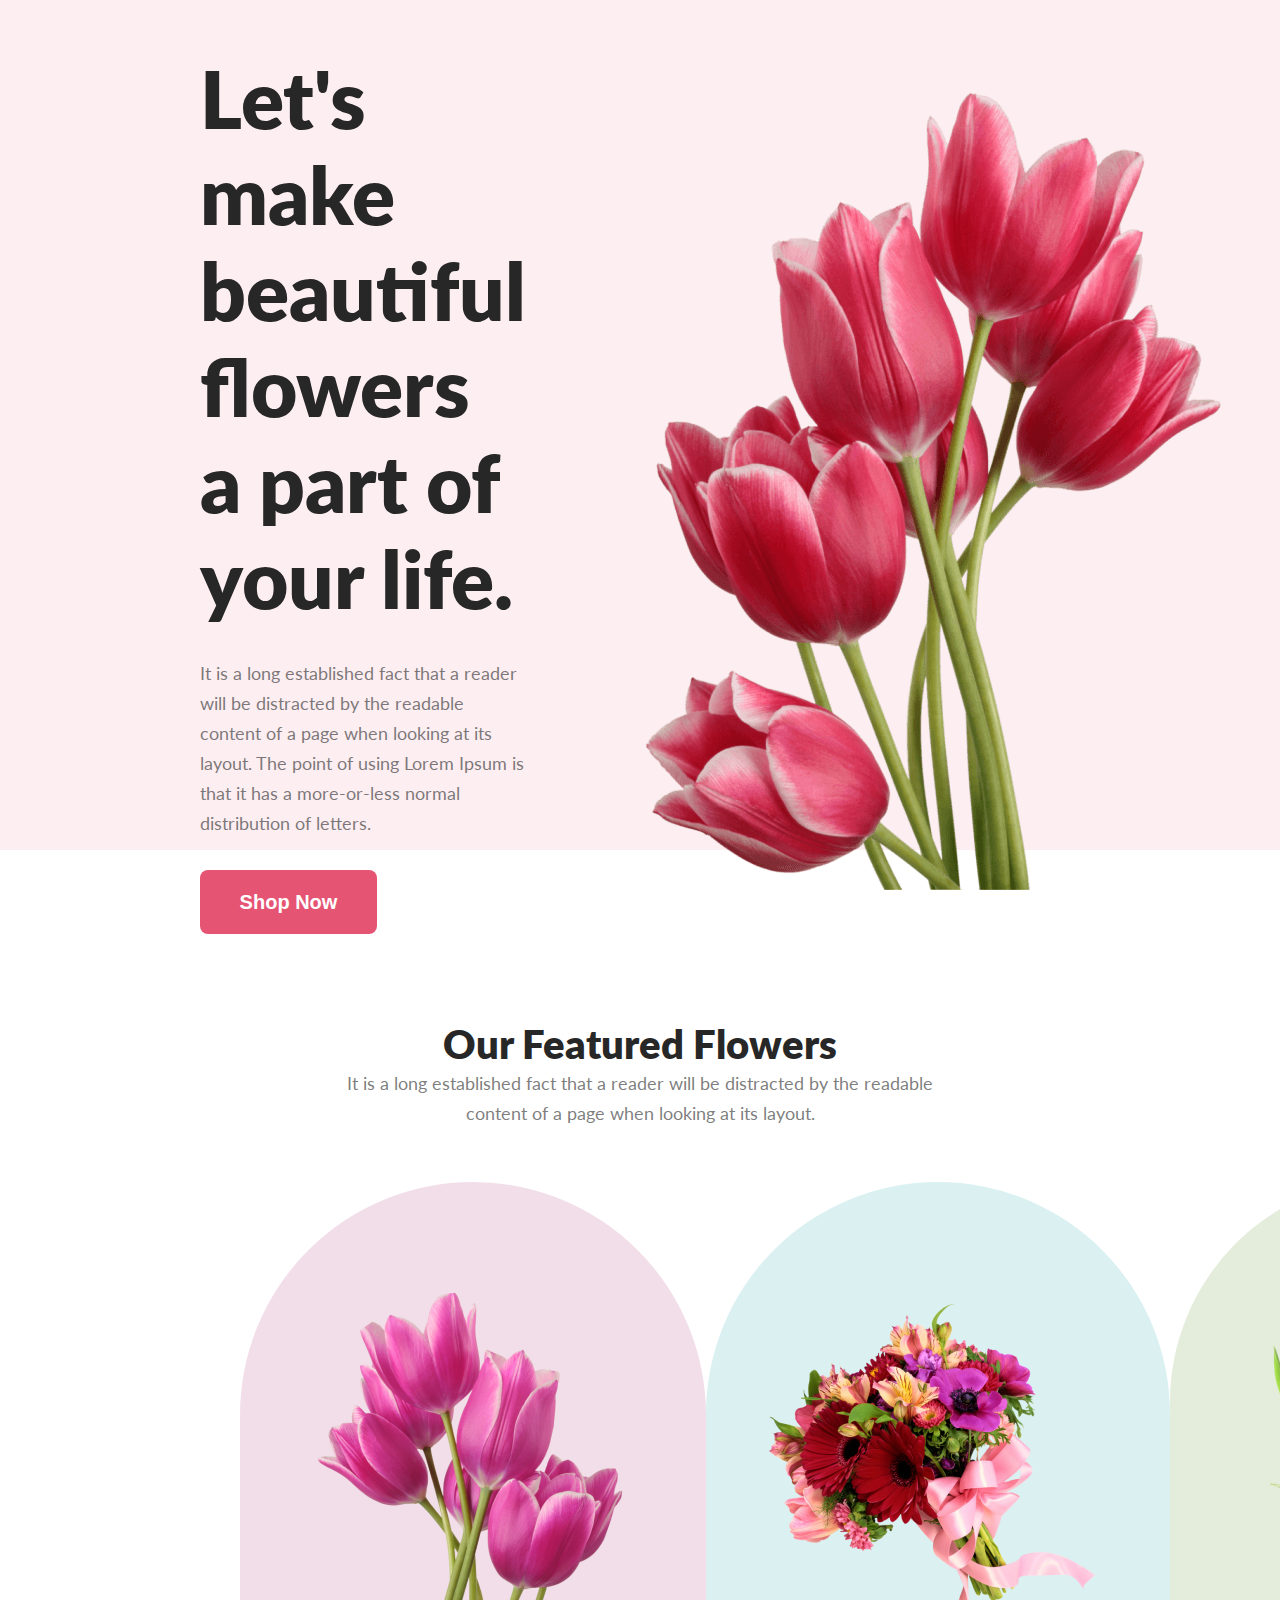
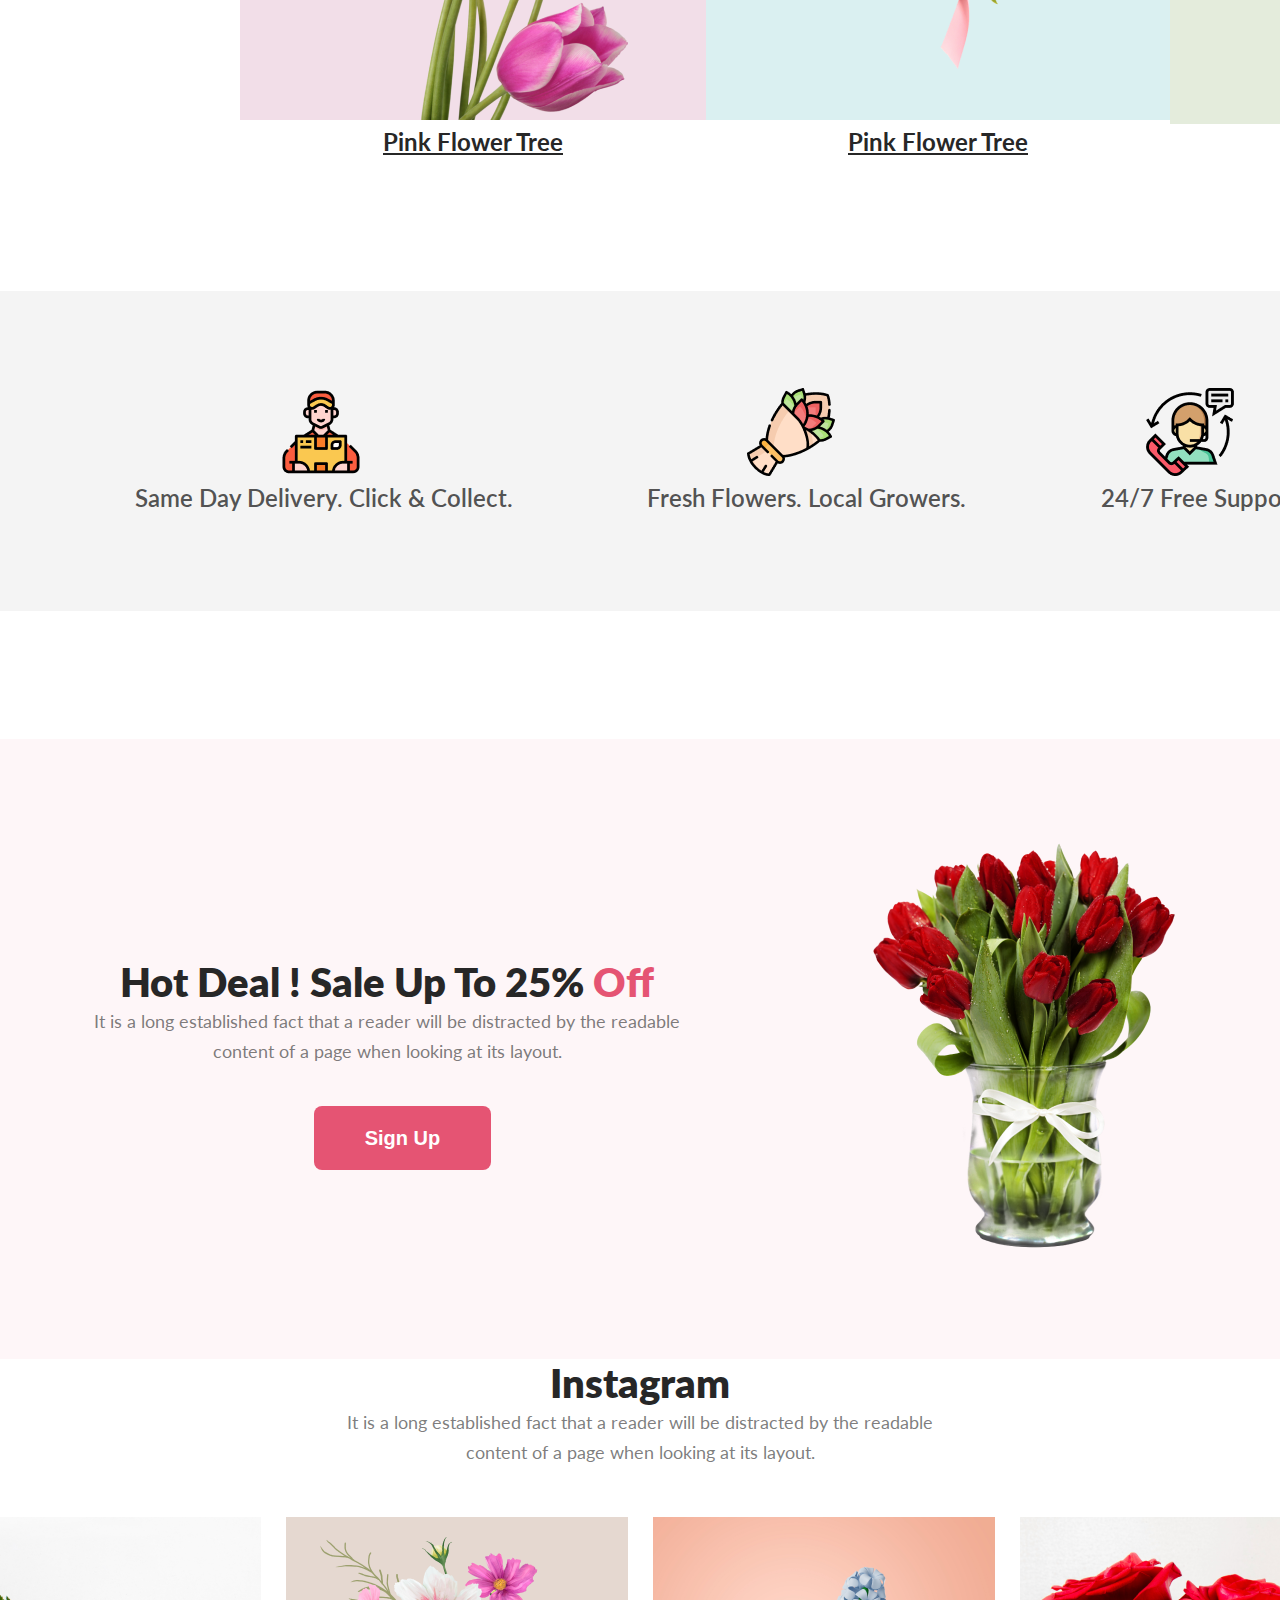
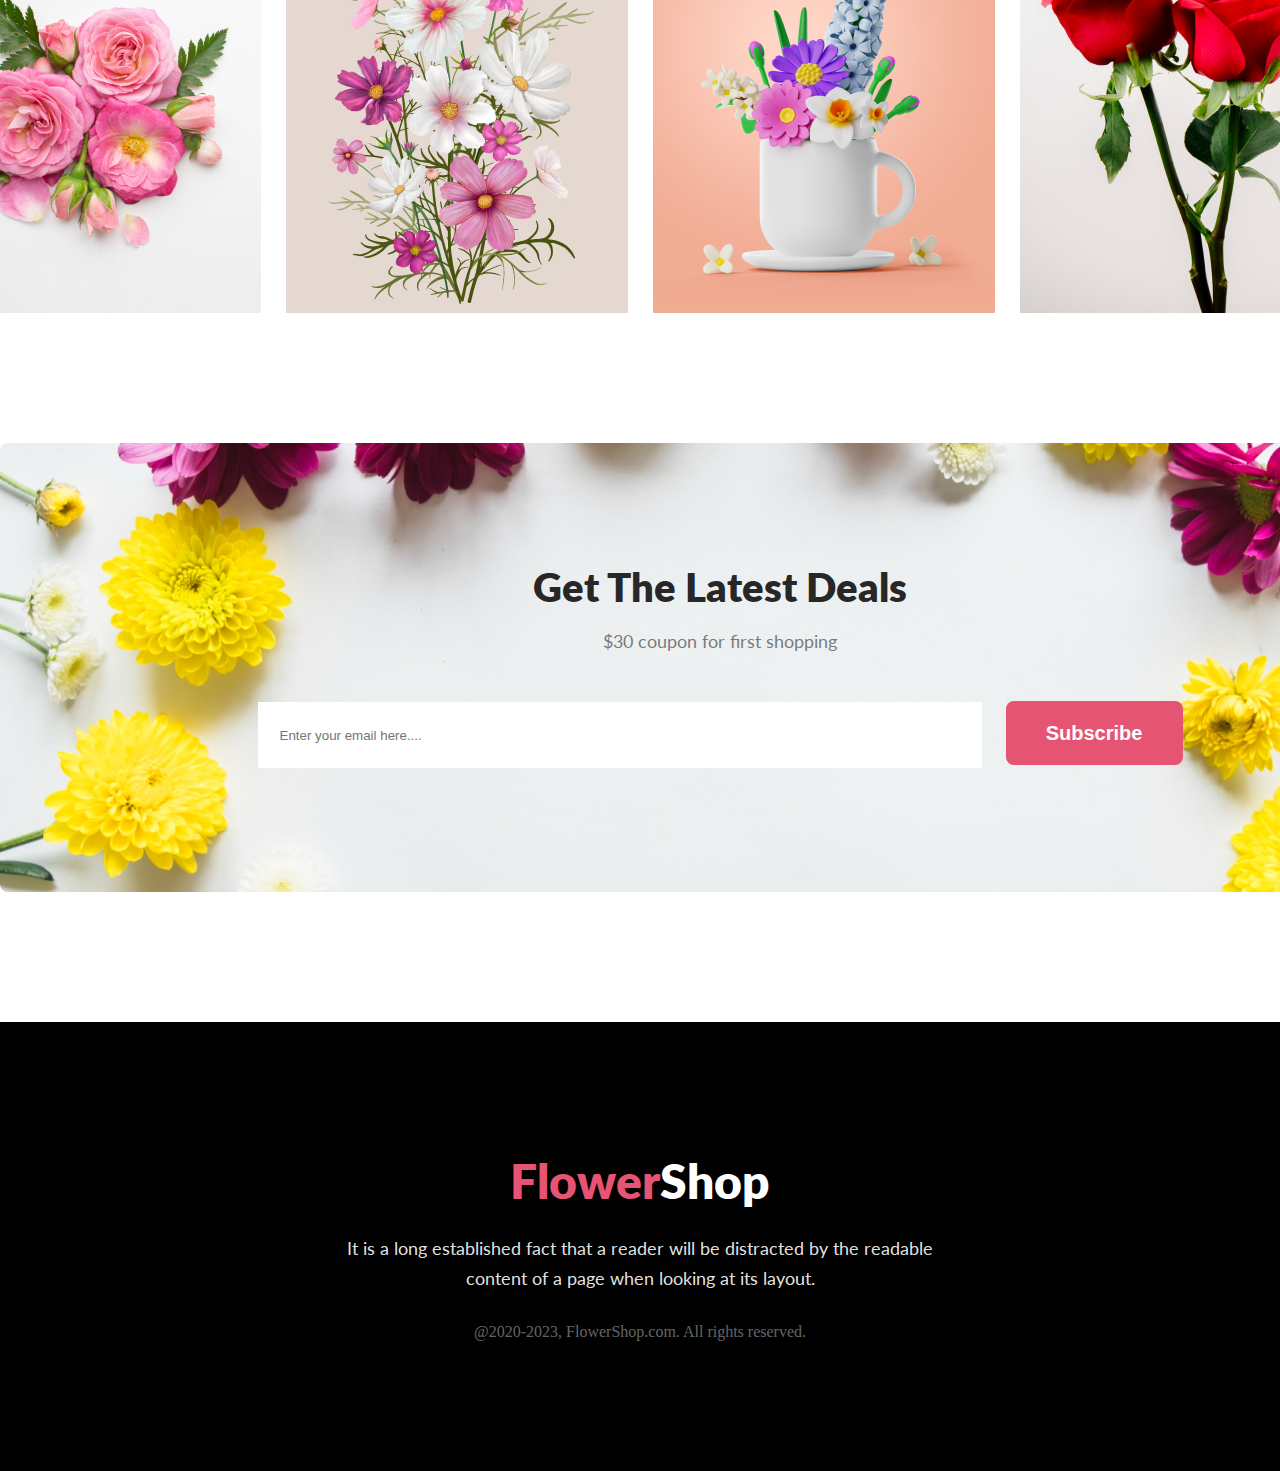
<file: index.html>
<!DOCTYPE html>
<html lang="en">

<head>
    <meta charset="UTF-8">
    <meta name="viewport" content="width=device-width, initial-scale=1.0">
    <title>Flower Shop</title>
    <link rel="preconnect" href="https://fonts.googleapis.com">
    <link rel="preconnect" href="https://fonts.gstatic.com" crossorigin>
    <link href="https://fonts.googleapis.com/css2?family=Lato:wght@100;300;400;700;900&display=swap" rel="stylesheet">
    
    <link rel="stylesheet" href="styles.css">
</head>

<body>
    <header>
        <div class="header-container">
            <div class="header-text">
                <h6 class="header-title">Let's make beautiful flowers a part of your life.</h6>
                <article class="header-details">It is a long established fact that a reader will be distracted by the
                    readable content of a
                    page when looking at its layout. The point of using Lorem Ipsum is that it has a more-or-less normal
                    distribution of letters.</article>
                <button class="btn-primary">Shop Now</button>
            </div>
            <div class="header-image">
                <img class="header-img" src="./Flower_Asset/pngwing10.png" alt="">
            </div>
        </div>
    </header>
    <!-- header part end -->

    <main>
        <section class="flower-container">
            <h3 class="flower-container-title">Our Featured Flowers</h3>
            <article class="flower-container-description">It is a long established fact that a reader will be distracted
                by the readable <br>content of a page when looking at its layout.</article>

            <div class="flowers">
                <div class="pink">
                    <img class="ful1" src="./Flower_Asset/pngwing6.png" alt="">
                    <p>Pink Flower Tree</p>
                </div>
                <div class="pink">
                    <img class="ful2" src="./Flower_Asset/pngwing5.png" alt="">
                    <p>Pink Flower Tree</p>
                </div>
                <div class="pink">
                    <img class="ful3" src="./Flower_Asset/pngwing7.png" alt="">
                    <p> Pink Flower Tree </p>
                </div>

            </div>
        </section>
        <!-- flower section end -->

        <!-- information section start -->
        <section class="info">
            <div class="icons">
                <img class="icon" src="./Flower_Asset/Group57.png" alt="">
                <p>Same Day Delivery. Click & Collect.</p>
            </div>
            <div class="icons">
                <img class="icon2" src="./Flower_Asset/Group58.png" alt="">
                <P>Fresh Flowers. Local Growers.</P>
            </div>
            <div class="icons">
                <img class="icon3" src="./Flower_Asset/Group59.png" alt="">
                <P>24/7 Free Support.</P>
            </div>
        </section>
        <!-- information section end -->

        <!-- hot deals start -->
        <section class="hot-deals">
            <div class="deals-text">
                <h3 class="deals-title">Hot Deal ! Sale Up To 25% <span>Off</span></h3>
                <p class="deals-detils">It is a long established fact that a reader will be distracted by the readable
                    <br> content of a page when looking at its layout.
                </p>
                <button class="btn-primary sign-up">Sign Up</button>
            </div>
            <div class="deals-img">
                <img src="./Flower_Asset/pngwing8.png" alt="">
            </div>
        </section>
        <!-- instagram section start -->
        <section class="instagram">
            <div class="insta-text">
                <h3 class="deals-title">Instagram</h3>
                <article class="insta-details">It is a long established fact that a reader will be distracted by the
                    readable <br> content of a page when looking at its layout.</article>
                <div class="gallery">
                    <img class="pic" src="./Flower_Asset/Flower01.png" alt="">
                    <img class="pic" src="./Flower_Asset/Rectangle4.png" alt="">
                    <img class="pic" src="./Flower_Asset/Rectangle5.png" alt="">
                    <img class="pic" src="./Flower_Asset/Rectangl6.png" alt="">
                </div>
            </div>

        </section>
        <section class="newslater">
            <div class="elements">
                <h3 class="news-title">Get The Latest Deals</h3>
                <p class="news-details">$30 coupon for first shopping</p>
                <div class="mail">
                    <form action=""><input placeholder="Enter your email here...." type="email">
                        <button class="btn-primary">Subscribe</button>
                    </form>
                </div>
            </div>
        </section>
    </main>
    <!-- main section end -->
    <footer>
        <div class="footer-text">
            <h1><span>Flower</span><span id="white">Shop</span></h1>
            <p class="footer-detils">It is a long established fact that a reader will be distracted by the readable
                <br> content of a page when looking at its layout.
            </p>
            <article class="copyright">@2020-2023, FlowerShop.com. All rights reserved. </article>
        </div>
    </footer>
</body>

</html>
</file>
<file: styles.css>
/* shared stytle */
* {
    margin: 0;
}

.btn-primary {
    height: 64px;
    width: 177px;
    border-radius: 8px;
    background: #E55473;
    border: none;
    cursor: pointer;
    color: #FFF;
    font-size: 20px;
    font-weight: 700;
}

/* header related style */
.header-title {
    color: #272727;
    font-family: Lato;
    font-size: 80px;
    font-weight: 800;

}

.header-details {
    color: rgba(39, 39, 39, 0.60);
    font-family: Lato;
    font-size: 18px;
    font-weight: 400;
}

header {
    height: 850px;
    background: #E554731A;
}

.header-container {
    display: flex;
    justify-content: space-between;
    align-items: center;
    padding-top: 50px;
    padding-left: 200px;
    padding-right: 200px;
    gap: 90px;
}


.header-title {
    margin: 0;
    color: #272727;
    font-family: Lato;
    font-size: 80px;
    font-weight: 800;
}

.header-details {
    padding: 32px 0px 32px 0px;
    color: rgba(39, 39, 39, 0.60);
    font-family: Lato;
    font-size: 18px;
    font-weight: 400;
    line-height: 30px;
}

/* header styles done */

/* flower container styles */
.flower-container {
    padding-top: 170px;
}

.flower-container-title {
    color: #272727;
    text-align: center;
    font-family: Lato;
    font-size: 40px;
    font-weight: 800;
}

.flower-container-description {
    color: rgba(39, 39, 39, 0.60);
    text-align: center;
    font-family: Lato;
    font-size: 18px;
    font-style: normal;
    font-weight: 400;
    line-height: 30px;
}

.flowers {
    display: flex;
    align-items: center;
    justify-content: space-around;
    padding-right: 240px;
    padding-left: 240px;
    padding-top: 50px;
    text-align: center;
}

.ful1 {
    border-radius: 300px 300px 0px 0px;
    background: rgba(167, 33, 98, 0.15);
    padding: 110px 78px 0px 78px;
}

.ful2 {
    border-radius: 300px 300px 0px 0px;
    height: 370px;
    width: 370px;
    padding: 117px 47px 51px 47px;
    background: rgba(5, 151, 160, 0.15);
}

.ful3 {
    border-radius: 300px 300px 0px 0px;
    background: rgba(71, 125, 17, 0.15);
    padding: 75px 67px 0px 67px;
}

.pink p {
    color: #272727;
    text-align: center;
    font-family: Lato;
    font-size: 24px;
    font-weight: 700;
    line-height: 35px;
    text-decoration-line: underline;
}

/* info section styles */
.info {
    height: 320px;
    width: 1440px;
    margin: 128px auto;
    background: #2727270D;
    display: flex;
    justify-content: space-evenly;
    align-items: center;
}

.icons>p {
    color: rgba(39, 39, 39, 0.80);
    text-align: left;
    font-family: Lato;
    font-size: 24px;
    font-weight: 600;
    line-height: 35px;

}

.icon {
    padding-left: 142px;
}

.icon2 {
    padding-left: 100px;
}

.icon3 {
    padding-left: 45px;
}

/* deals related styles */
.hot-deals {
    background: #E554730D;
    display: flex;
    justify-content: space-around;
    align-items: center;
    height: 620px;

}

.deals-title {
    color: #272727;
    text-align: center;
    font-family: Lato;
    font-size: 40px;
    font-weight: 800;
}

.deals-detils {
    color: rgba(39, 39, 39, 0.60);
    text-align: center;
    font-family: Lato;
    font-size: 18px;
    font-weight: 400;
    line-height: 30px;
    height: 70px;
}

.sign-up {
    margin-left: 220px;
}

span {
    color: #E55473;
}

.deals-text {
    padding-top: 190px;
    padding-bottom: 160PX;
}

.deals-detils {
    margin-bottom: 30PX;

}

/* insta style */
.insta-details {
    margin: 0 auto;
    color: rgba(39, 39, 39, 0.60);
    text-align: center;
    font-family: Lato;
    font-size: 18px;
    font-weight: 400;
    line-height: 30px;
}

.pic {
    width: 342px;
    height: 396px;
}

.gallery {
    display: flex;
    justify-content: center;
    align-items: center;
    gap: 25px;
    margin-top: 50px;

}

/* gallery end */
.newslater {
    width: 1440px;
    height: 449px;
    background-image: url('./Flower_Asset/Rectangle9.png');
    margin: 0 auto;
    margin-top: 130px;
    margin-bottom: 130px;
}

.mail {
    display: flex;
    align-items: center;
    justify-content: center;
}

.news-title {
    color: #272727;
    text-align: center;
    font-family: Lato;
    font-size: 40px;
    font-weight: 800;
    padding-bottom: 15px;
    margin: 0;
}

.elements {
    padding-top: 120px;
}

.news-details {
    color: rgba(39, 39, 39, 0.60);
    text-align: center;
    font-family: Lato;
    font-size: 18px;
    font-weight: 400;
    line-height: 30px;
    padding-bottom: 45px;
}

form>input {
    width: 700px;
    height: 64px;
    padding-left: 22px;
    border: none;
    margin-right: 20px;
}

/* footer related styles */
footer {
    background: #000;
    height: 449px;
}

.footer-text {
    margin: auto;
}

#white {
    color: white
}

.footer-text>h1 {
    padding-top: 130px;
    font-family: Lato;
    font-size: 48px;
    font-weight: 800;
    text-align: center;

}

.footer-detils {
    color: rgba(255, 255, 255, 0.90);
    text-align: center;
    font-family: Lato;
    font-size: 18px;
    font-weight: 400;
    line-height: 30px;
    margin-top: 24px;
}

.copyright {
    color: rgba(255, 255, 255, 0.40);
    text-align: center; 
    font-size: 16px; 
    font-weight: 400; 
    margin-top: 30px;
}
</file>
